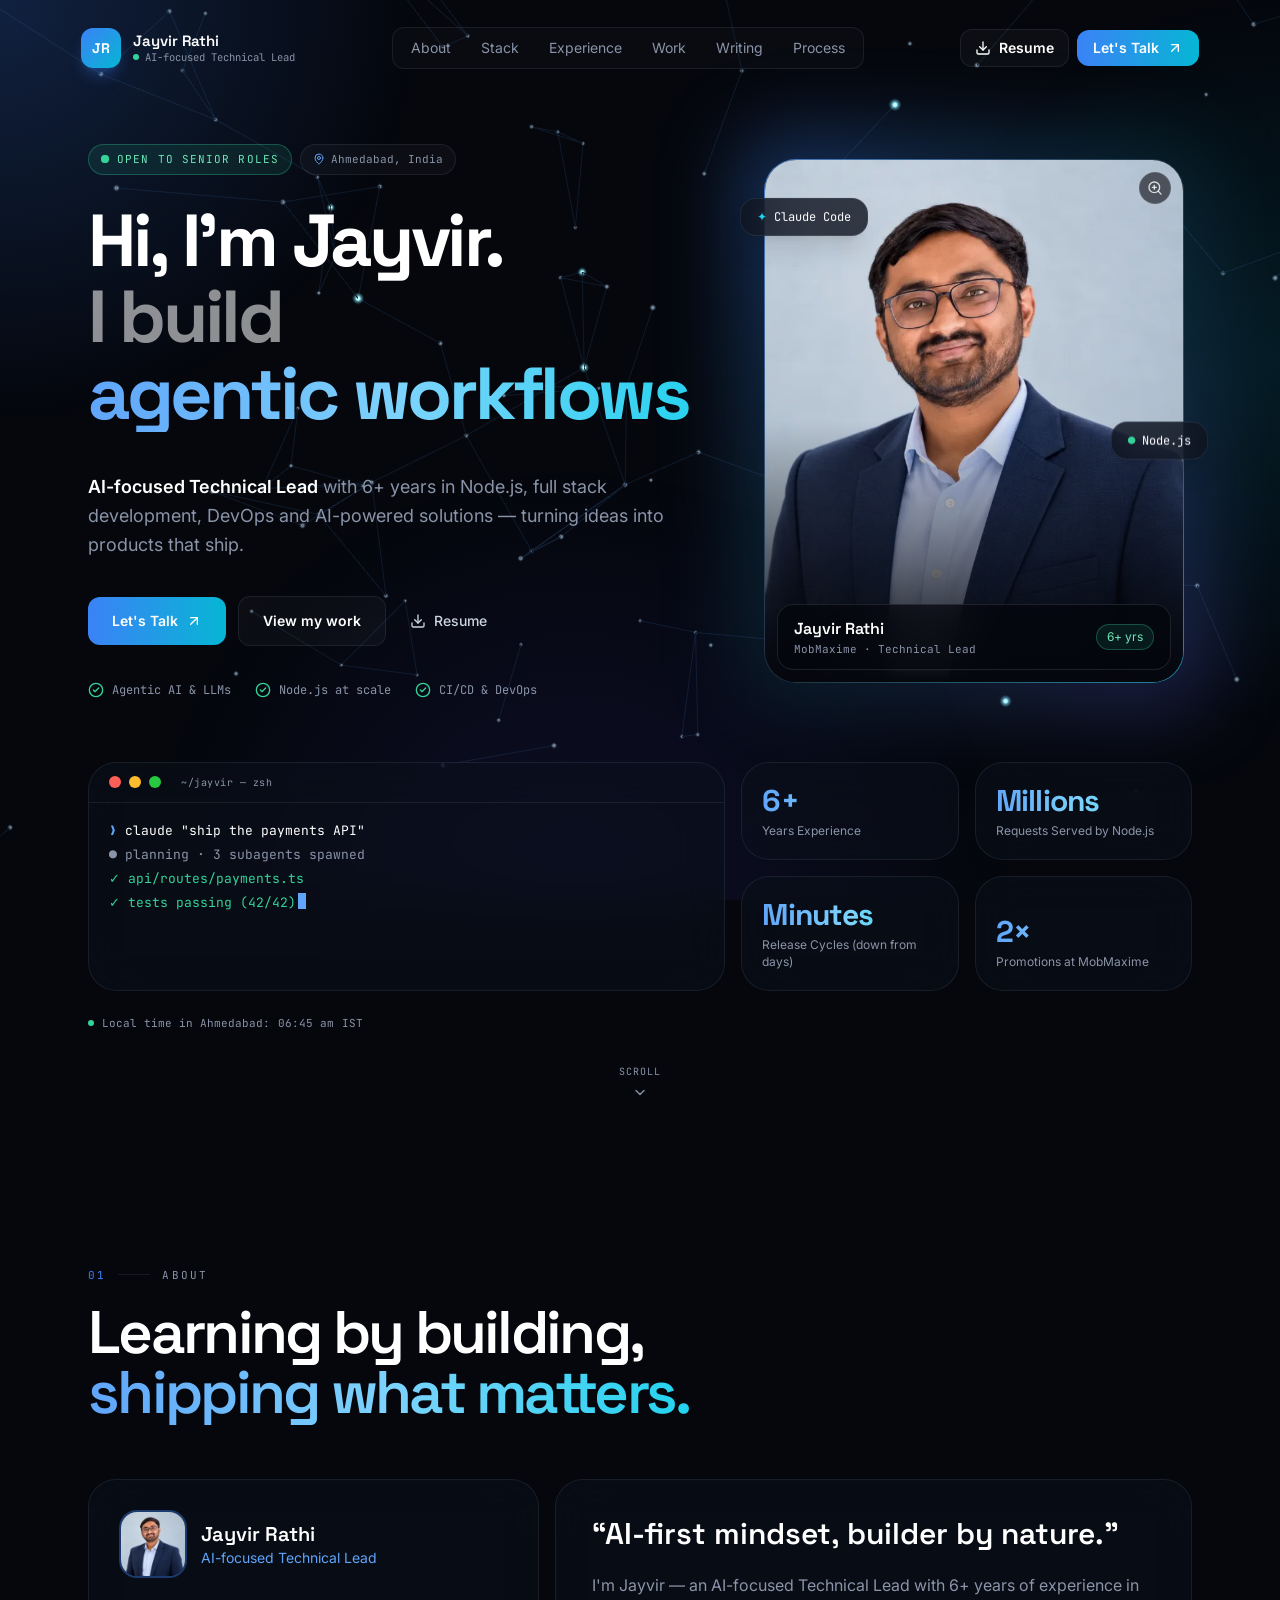
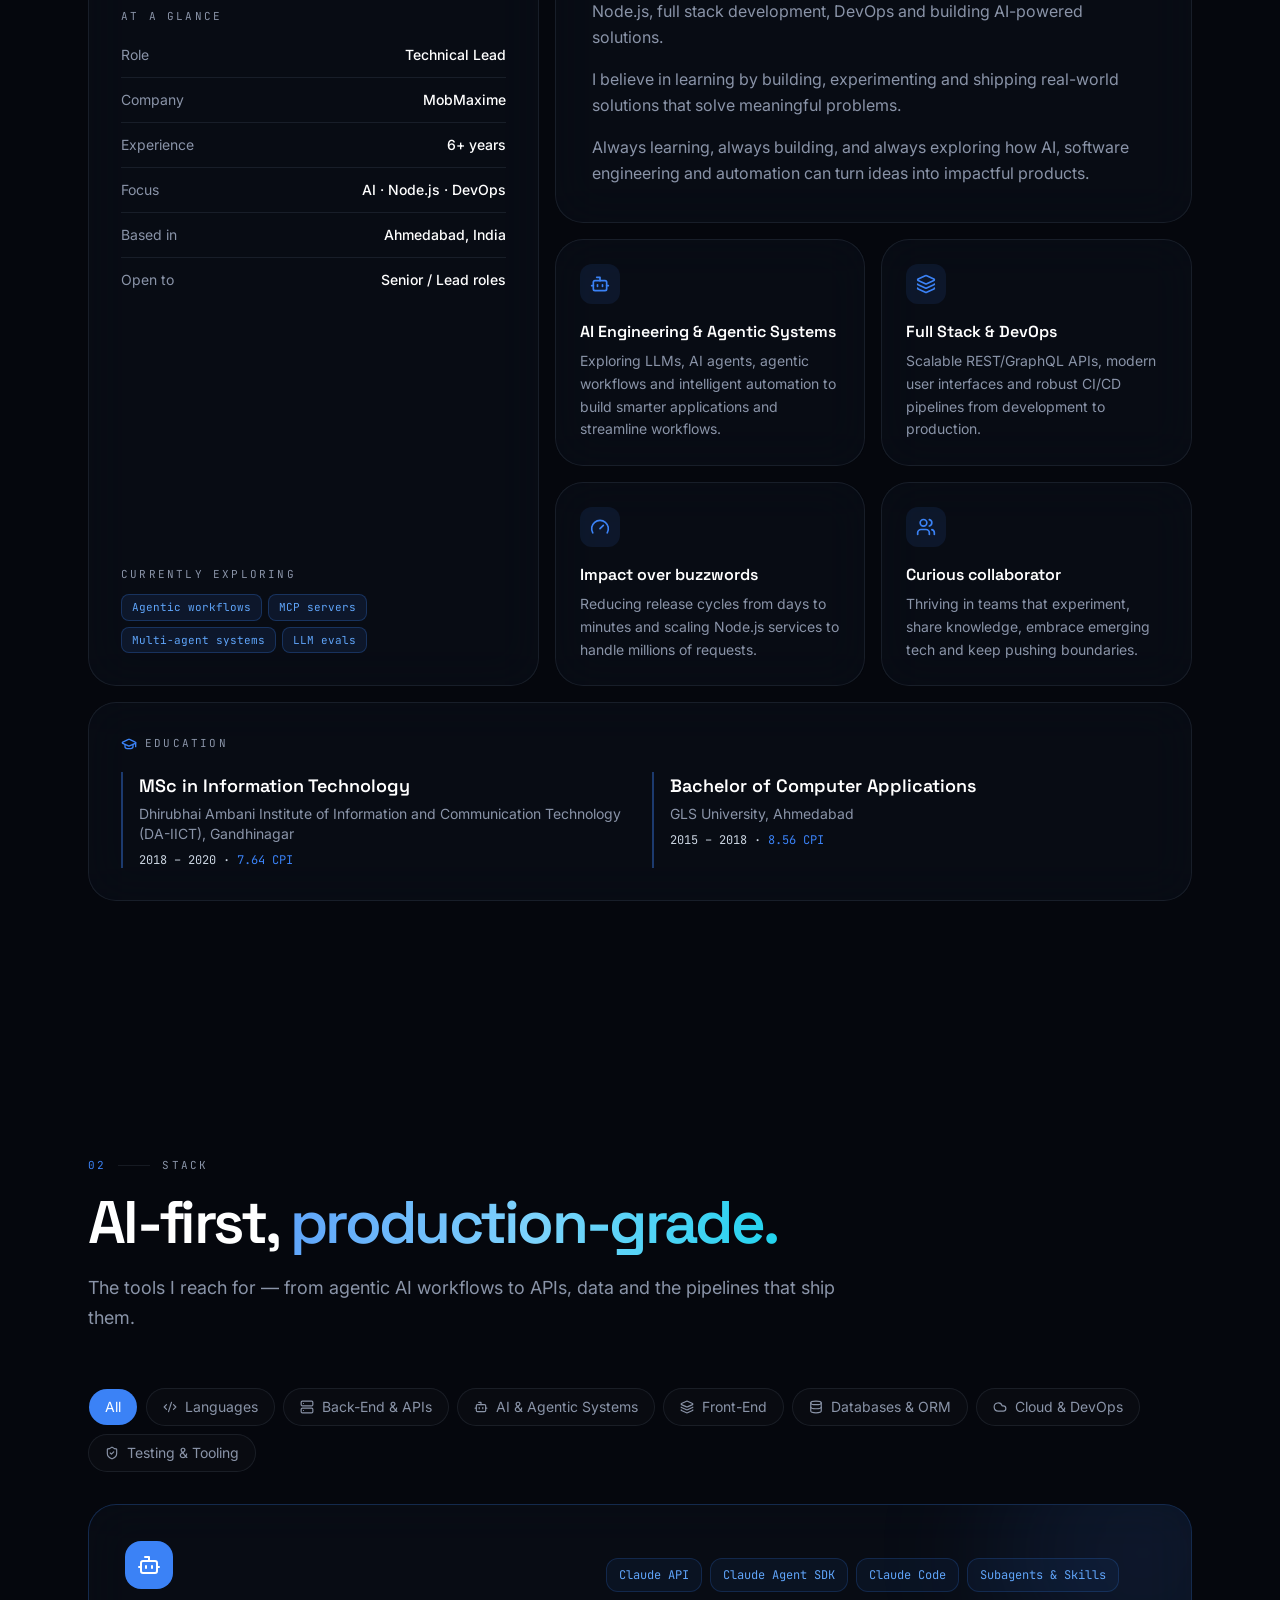
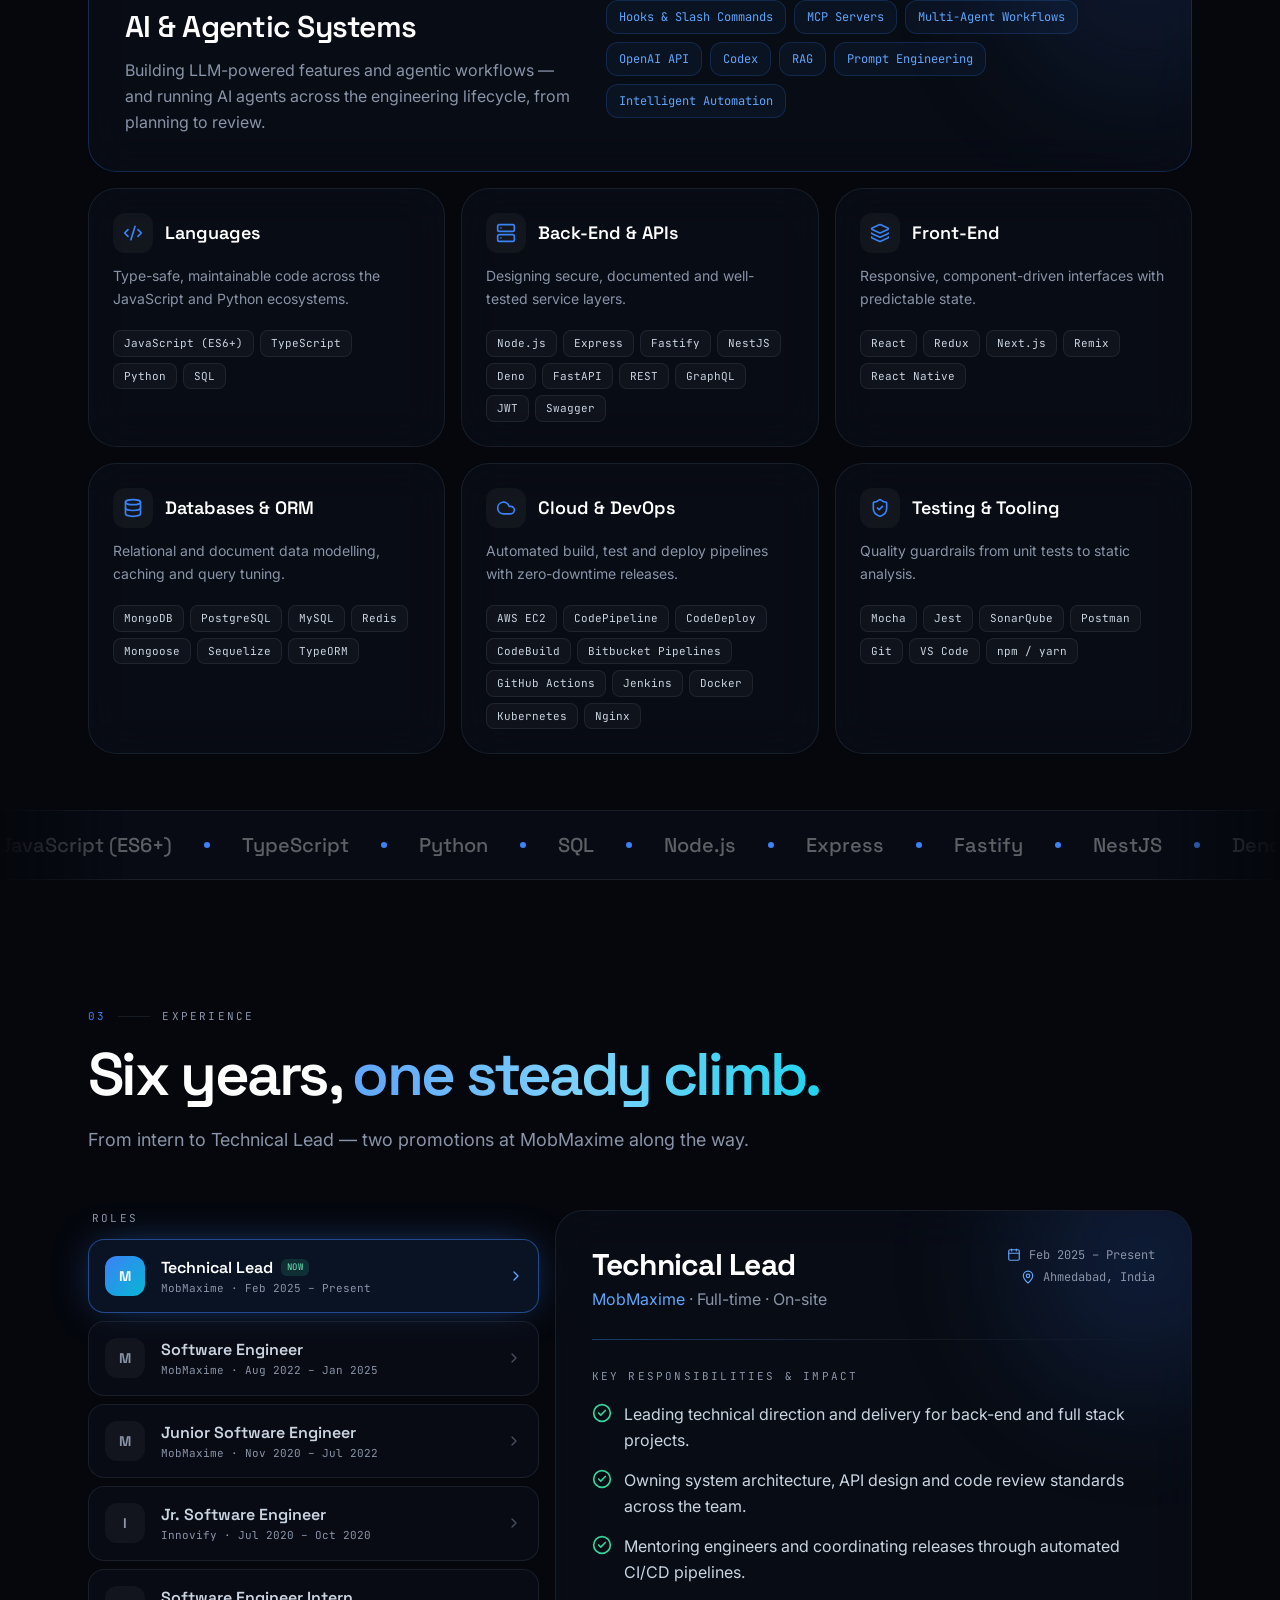
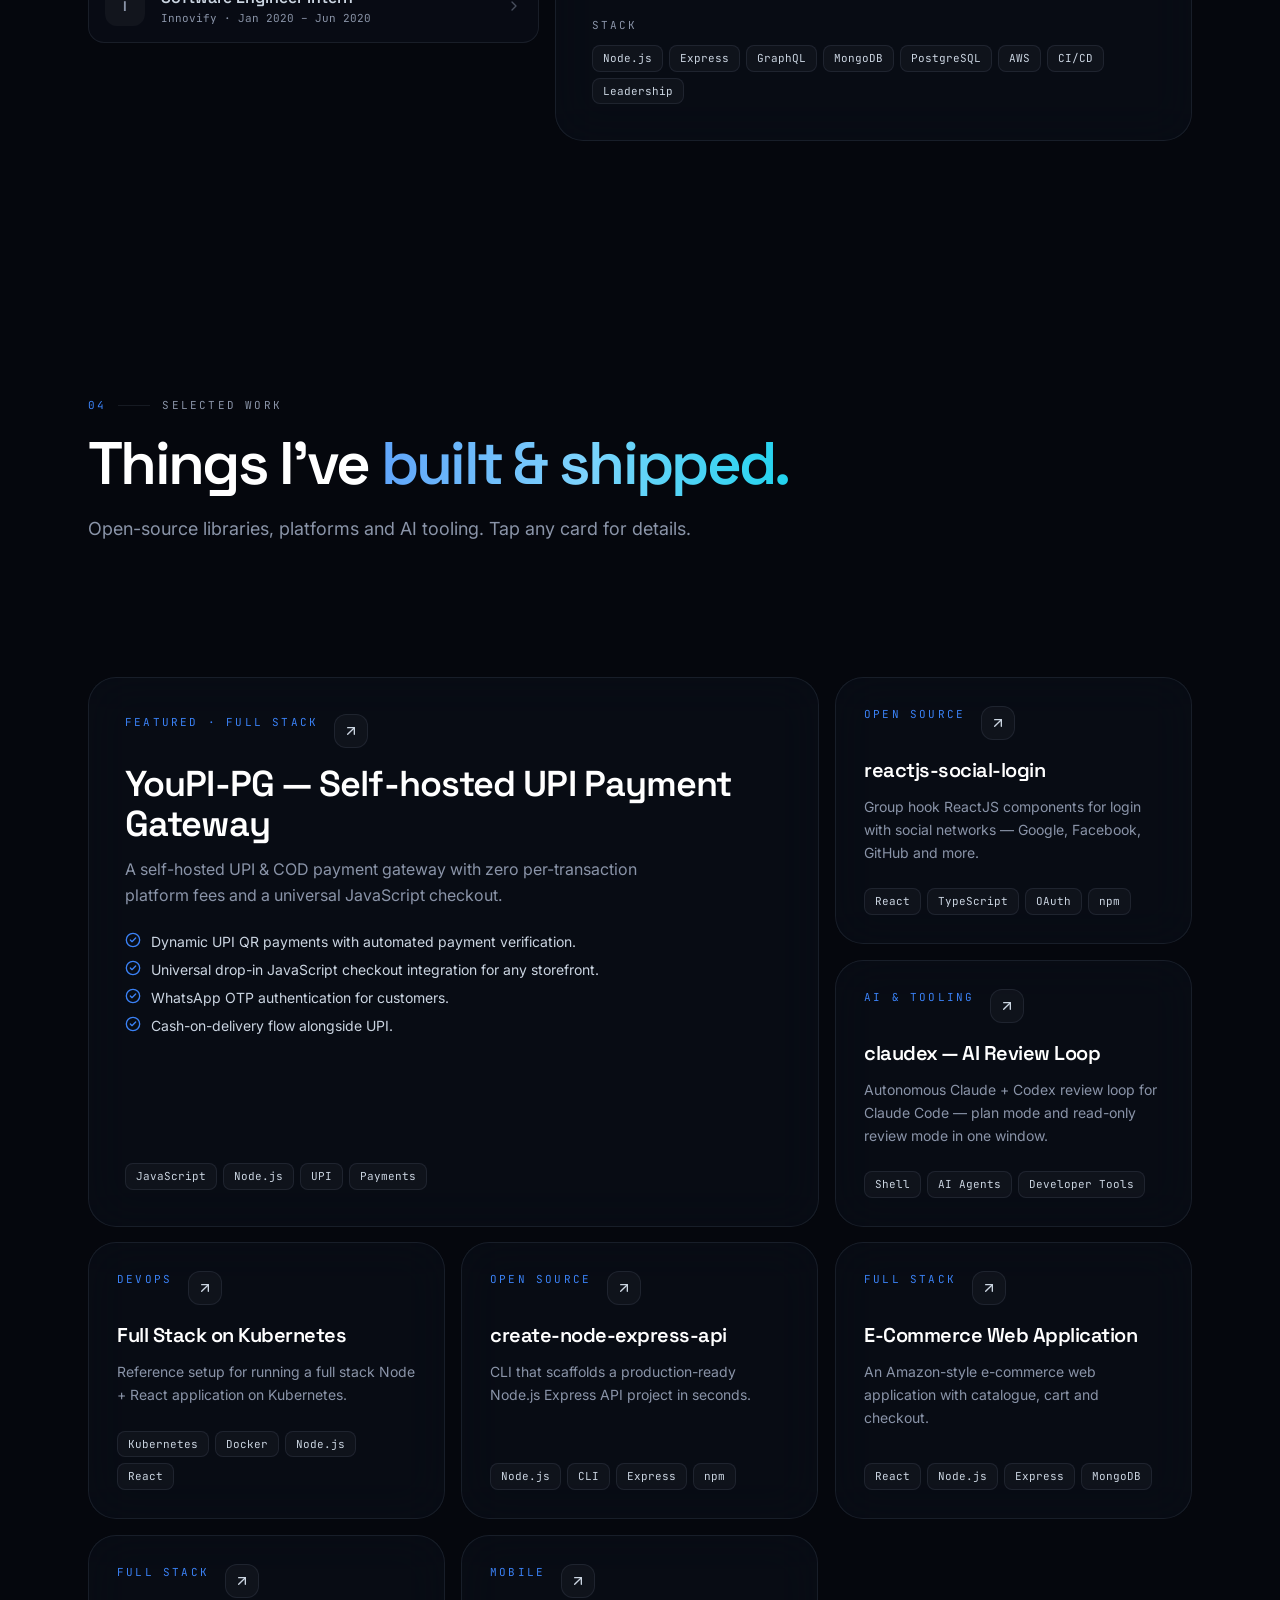
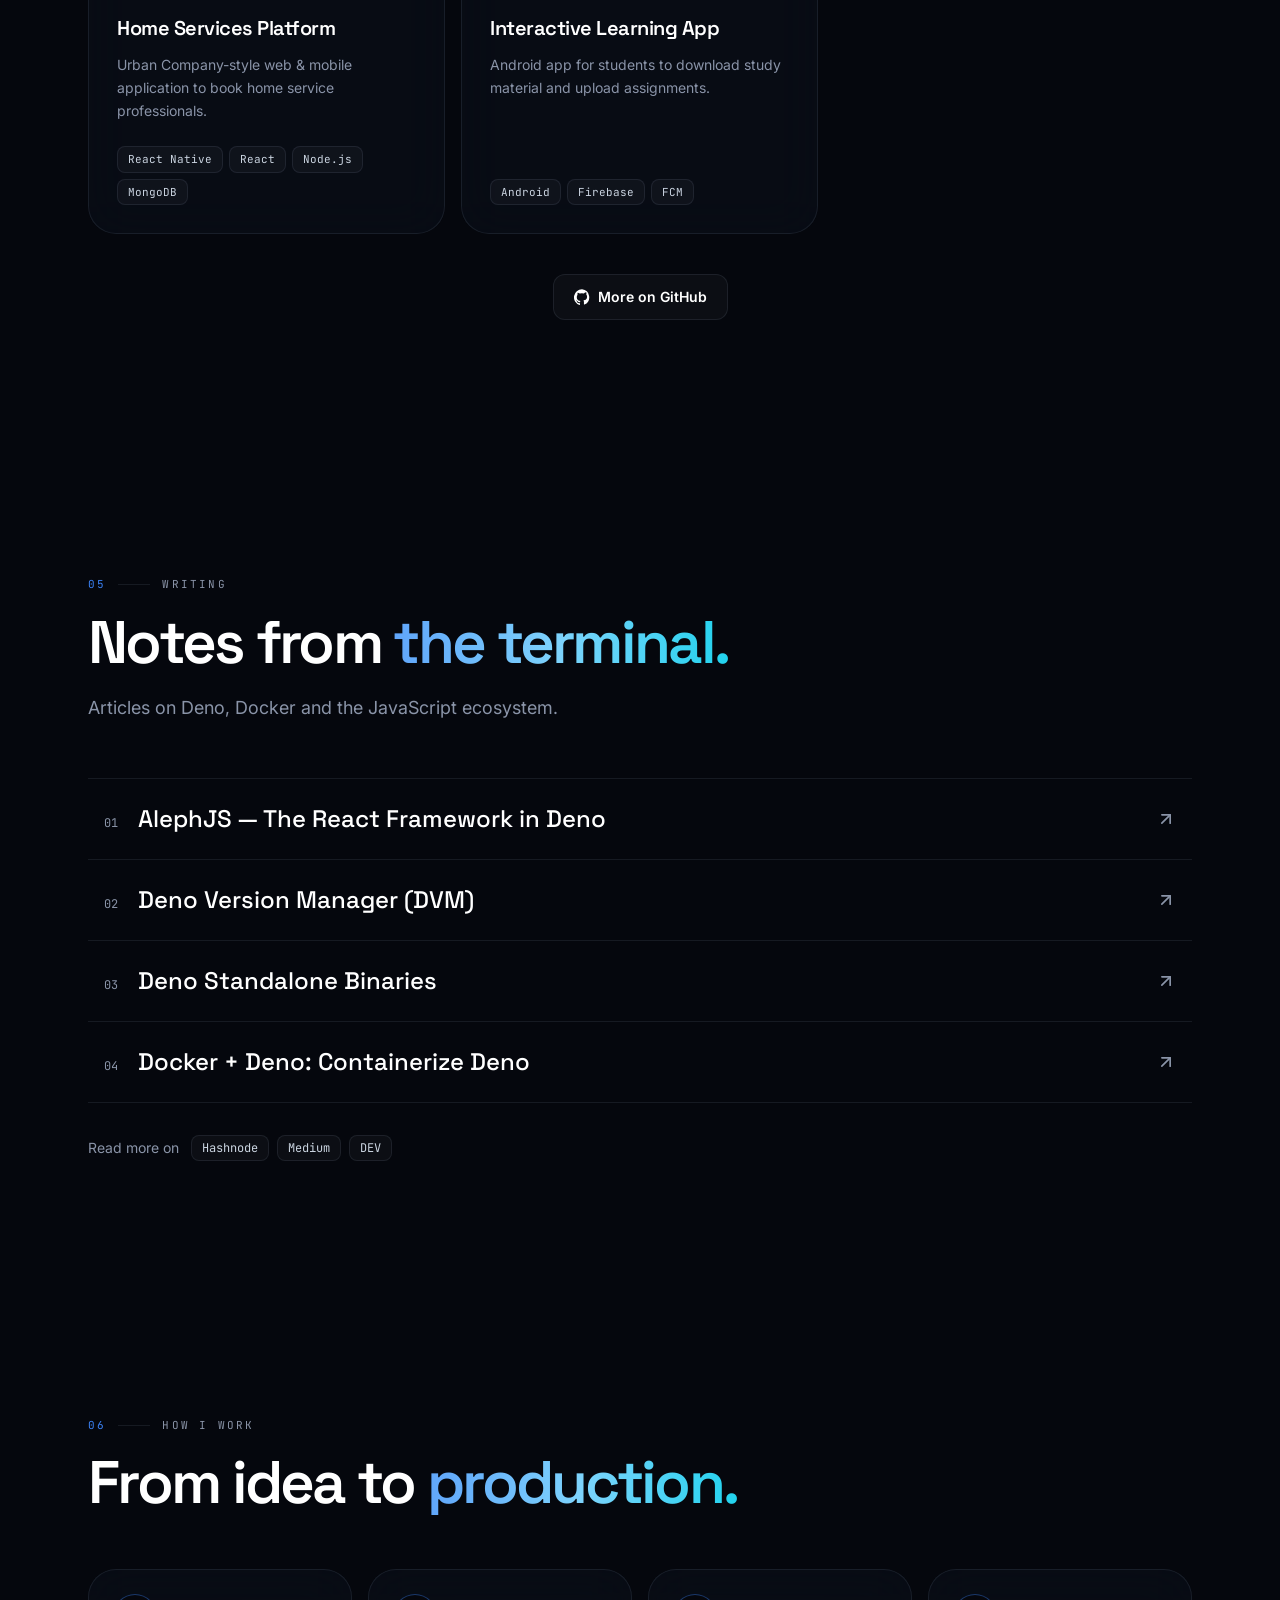
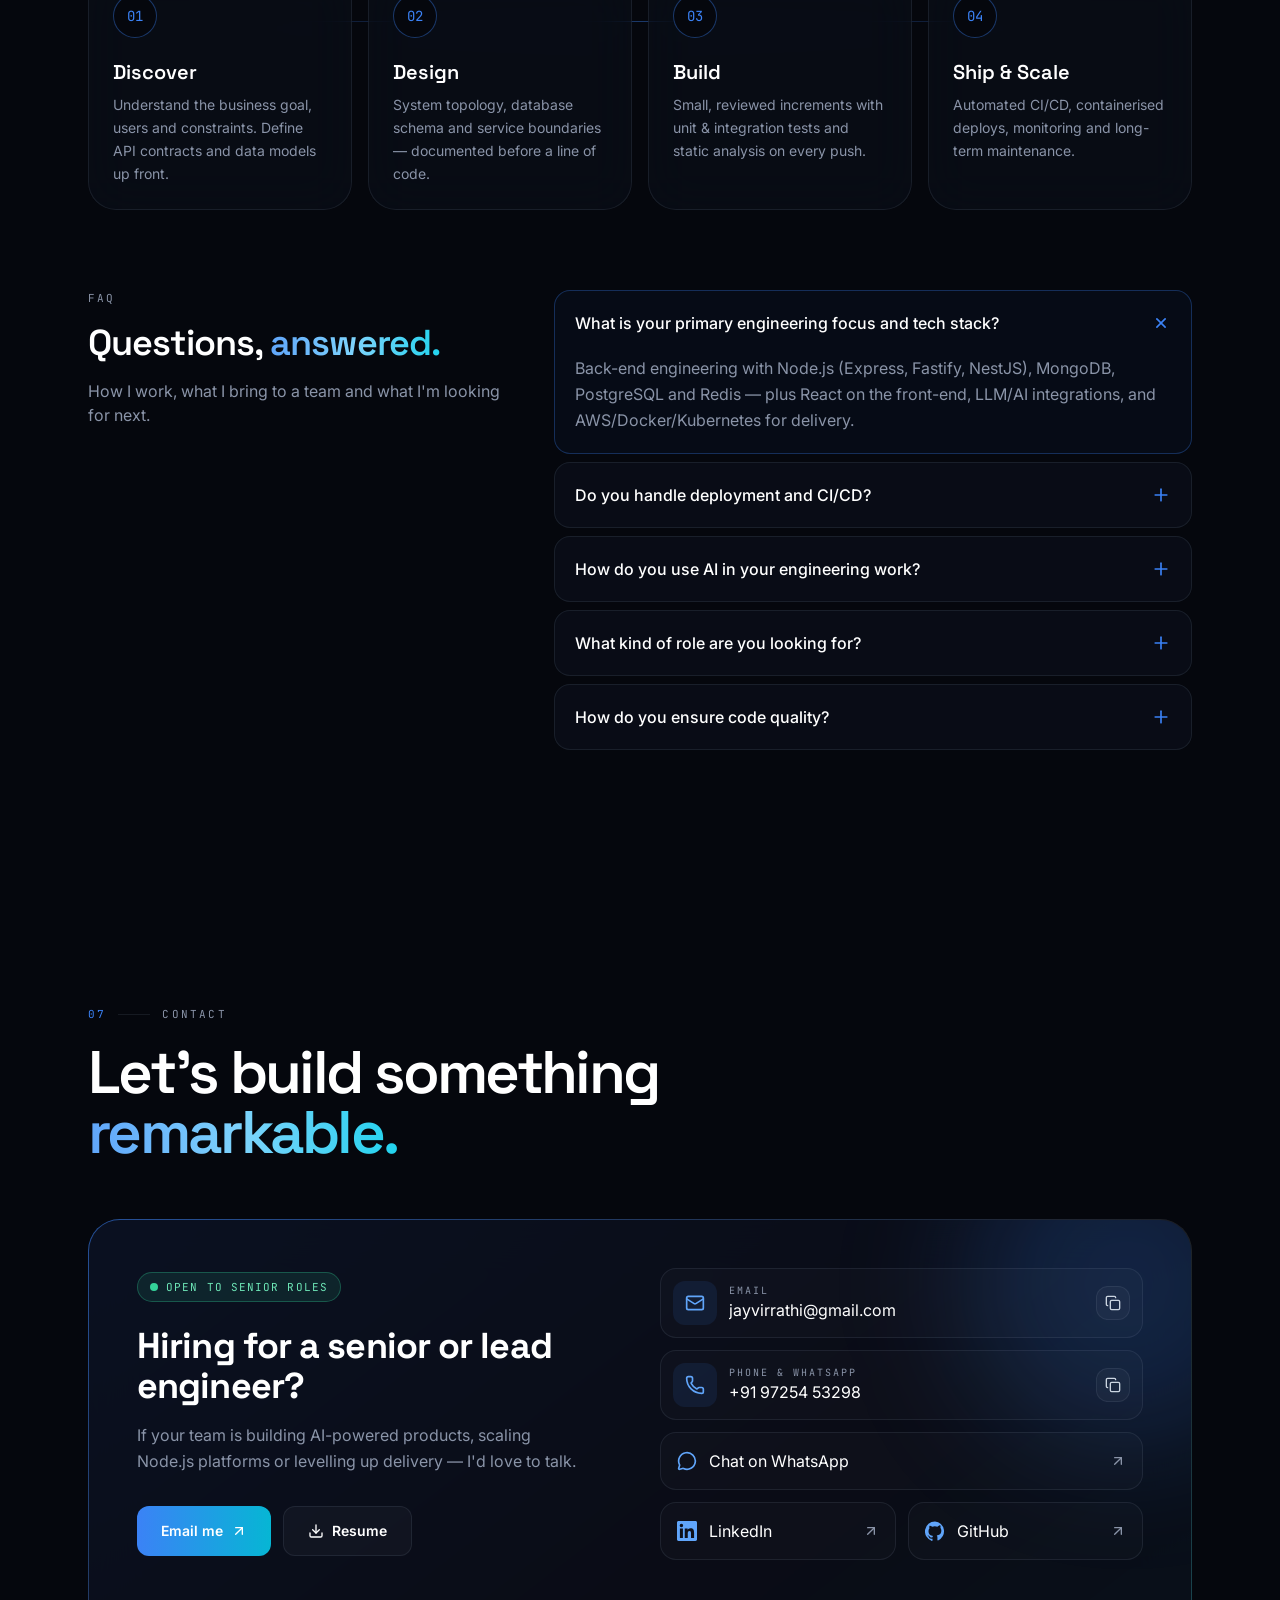
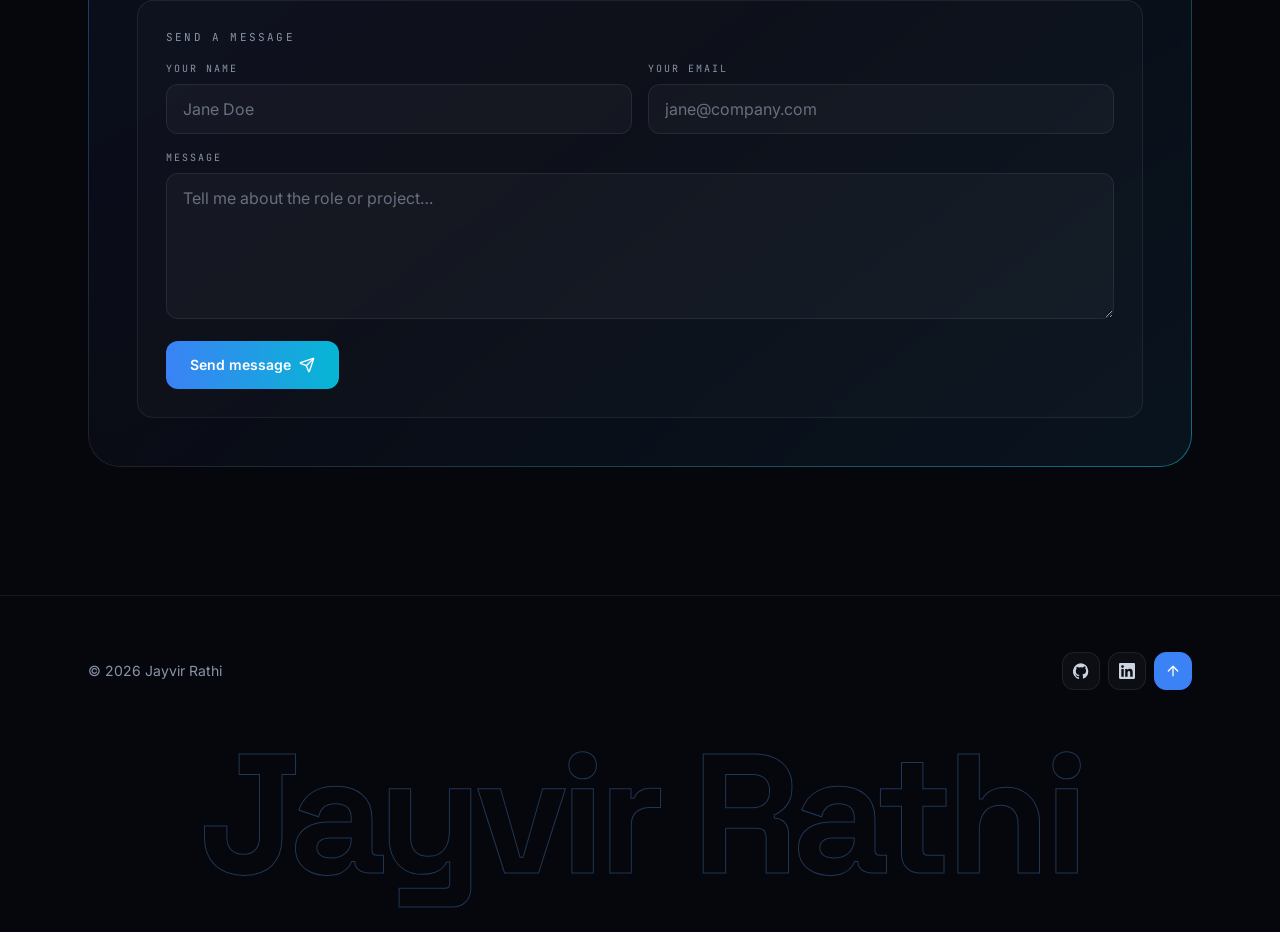
<file: index.html>
<!doctype html>
<html lang="en" class="scroll-smooth">
  <head>
    <meta charset="UTF-8" />
    <link rel="icon" type="image/svg+xml" href="/favicon.svg" />
    <meta name="viewport" content="width=device-width, initial-scale=1.0" />
    <title>Jayvir Rathi — AI-focused Technical Lead</title>
    <meta name="description" content="Portfolio of Jayvir Rathi, an AI-focused Technical Lead with 6+ years in Node.js, full stack development, DevOps and AI-powered solutions." />
    <meta name="author" content="Jayvir Rathi" />
    <meta property="og:type" content="website" />
    <meta property="og:title" content="Jayvir Rathi — AI-focused Technical Lead" />
    <meta property="og:description" content="AI • Node.js • Full Stack • DevOps — 6+ years building scalable APIs, AI agents and cloud pipelines." />
    <meta name="keywords" content="Jayvir Rathi, AI engineer, Technical Lead, Node.js, full stack developer, DevOps, agentic AI, React, Ahmedabad" />
    <link rel="canonical" href="https://jayvirrathi.github.io/" />
    <meta property="og:url" content="https://jayvirrathi.github.io/" />
    <meta property="og:site_name" content="Jayvir Rathi" />
    <meta property="og:image" content="https://jayvirrathi.github.io/profile.jpg" />
    <meta name="twitter:card" content="summary_large_image" />
    <meta name="twitter:title" content="Jayvir Rathi — AI-focused Technical Lead" />
    <meta name="twitter:description" content="AI • Node.js • Full Stack • DevOps — 6+ years building scalable APIs, AI agents and cloud pipelines." />
    <meta name="twitter:image" content="https://jayvirrathi.github.io/profile.jpg" />
    <script type="application/ld+json">
      {
        "@context": "https://schema.org",
        "@type": "Person",
        "name": "Jayvir Rathi",
        "jobTitle": "AI-focused Technical Lead",
        "url": "https://jayvirrathi.github.io/",
        "email": "mailto:jayvirrathi@gmail.com",
        "image": "https://jayvirrathi.github.io/profile.jpg",
        "address": { "@type": "PostalAddress", "addressLocality": "Ahmedabad", "addressRegion": "Gujarat", "addressCountry": "IN" },
        "sameAs": [
          "https://github.com/Jayvirrathi",
          "https://www.linkedin.com/in/jayvirrathi",
          "https://jayvirrathi.hashnode.dev/",
          "https://medium.com/@jayvirrathi",
          "https://dev.to/jayvirrathi/"
        ]
      }
    </script>
    <meta name="theme-color" content="#05070d" />
    <link rel="preload" as="image" href="/profile.webp" type="image/webp" fetchpriority="high" />
    <link rel="preconnect" href="https://fonts.googleapis.com" />
    <link rel="preconnect" href="https://fonts.gstatic.com" crossorigin />
    <link rel="preload" as="style" href="https://fonts.googleapis.com/css2?family=Space+Grotesk:wght@500;600;700&family=Inter:wght@400;500;600&family=JetBrains+Mono:wght@400&display=swap" onload="this.onload=null;this.rel='stylesheet'" />
    <noscript><link rel="stylesheet" href="https://fonts.googleapis.com/css2?family=Space+Grotesk:wght@500;600;700&family=Inter:wght@400;500;600&family=JetBrains+Mono:wght@400&display=swap" /></noscript>
    <script type="module" crossorigin src="/assets/index-D_m5p3Al.js"></script>
    <link rel="stylesheet" crossorigin href="/assets/index-CvfW1bta.css">
  </head>
  <body class="bg-ink font-sans text-soft antialiased selection:bg-brand selection:text-white">
    <div id="root"></div>
  </body>
</html>
</file>
<file: assets/index-CvfW1bta.css>
*,:before,:after,::backdrop{--tw-border-spacing-x:0;--tw-border-spacing-y:0;--tw-translate-x:0;--tw-translate-y:0;--tw-rotate:0;--tw-skew-x:0;--tw-skew-y:0;--tw-scale-x:1;--tw-scale-y:1;--tw-pan-x: ;--tw-pan-y: ;--tw-pinch-zoom: ;--tw-scroll-snap-strictness:proximity;--tw-gradient-from-position: ;--tw-gradient-via-position: ;--tw-gradient-to-position: ;--tw-ordinal: ;--tw-slashed-zero: ;--tw-numeric-figure: ;--tw-numeric-spacing: ;--tw-numeric-fraction: ;--tw-ring-inset: ;--tw-ring-offset-width:0px;--tw-ring-offset-color:#fff;--tw-ring-color:#3b82f680;--tw-ring-offset-shadow:0 0 #0000;--tw-ring-shadow:0 0 #0000;--tw-shadow:0 0 #0000;--tw-shadow-colored:0 0 #0000;--tw-blur: ;--tw-brightness: ;--tw-contrast: ;--tw-grayscale: ;--tw-hue-rotate: ;--tw-invert: ;--tw-saturate: ;--tw-sepia: ;--tw-drop-shadow: ;--tw-backdrop-blur: ;--tw-backdrop-brightness: ;--tw-backdrop-contrast: ;--tw-backdrop-grayscale: ;--tw-backdrop-hue-rotate: ;--tw-backdrop-invert: ;--tw-backdrop-opacity: ;--tw-backdrop-saturate: ;--tw-backdrop-sepia: ;--tw-contain-size: ;--tw-contain-layout: ;--tw-contain-paint: ;--tw-contain-style: }*,:before,:after{box-sizing:border-box;border:0 solid #e5e7eb}:before,:after{--tw-content:""}html,:host{-webkit-text-size-adjust:100%;tab-size:4;font-feature-settings:normal;font-variation-settings:normal;-webkit-tap-highlight-color:transparent;font-family:Inter,system-ui,sans-serif;line-height:1.5}body{line-height:inherit;margin:0}hr{height:0;color:inherit;border-top-width:1px}abbr:where([title]){-webkit-text-decoration:underline dotted;text-decoration:underline dotted}h1,h2,h3,h4,h5,h6{font-size:inherit;font-weight:inherit}a{color:inherit;-webkit-text-decoration:inherit;text-decoration:inherit}b,strong{font-weight:bolder}code,kbd,samp,pre{font-feature-settings:normal;font-variation-settings:normal;font-family:JetBrains Mono,monospace;font-size:1em}small{font-size:80%}sub,sup{vertical-align:baseline;font-size:75%;line-height:0;position:relative}sub{bottom:-.25em}sup{top:-.5em}table{text-indent:0;border-color:inherit;border-collapse:collapse}button,input,optgroup,select,textarea{font-feature-settings:inherit;font-variation-settings:inherit;font-family:inherit;font-size:100%;font-weight:inherit;line-height:inherit;letter-spacing:inherit;color:inherit;margin:0;padding:0}button,select{text-transform:none}button,input:where([type=button]),input:where([type=reset]),input:where([type=submit]){-webkit-appearance:button;background-color:#0000;background-image:none}:-moz-focusring{outline:auto}:-moz-ui-invalid{box-shadow:none}progress{vertical-align:baseline}::-webkit-inner-spin-button{height:auto}::-webkit-outer-spin-button{height:auto}[type=search]{-webkit-appearance:textfield;outline-offset:-2px}::-webkit-search-decoration{-webkit-appearance:none}::-webkit-file-upload-button{-webkit-appearance:button;font:inherit}summary{display:list-item}blockquote,dl,dd,h1,h2,h3,h4,h5,h6,hr,figure,p,pre{margin:0}fieldset{margin:0;padding:0}legend{padding:0}ol,ul,menu{margin:0;padding:0;list-style:none}dialog{padding:0}textarea{resize:vertical}input::-moz-placeholder{opacity:1;color:#9ca3af}textarea::-moz-placeholder{opacity:1;color:#9ca3af}input::placeholder,textarea::placeholder{opacity:1;color:#9ca3af}button,[role=button]{cursor:pointer}:disabled{cursor:default}img,svg,video,canvas,audio,iframe,embed,object{vertical-align:middle;display:block}img,video{max-width:100%;height:auto}[hidden]:where(:not([hidden=until-found])){display:none}.card{background-color:#0c111dcc;border-width:1px;border-color:#94a3b81f;border-radius:28px;position:relative;overflow:hidden}@media (width>=768px){.card{--tw-backdrop-blur:blur(24px);-webkit-backdrop-filter:var(--tw-backdrop-blur) var(--tw-backdrop-brightness) var(--tw-backdrop-contrast) var(--tw-backdrop-grayscale) var(--tw-backdrop-hue-rotate) var(--tw-backdrop-invert) var(--tw-backdrop-opacity) var(--tw-backdrop-saturate) var(--tw-backdrop-sepia);backdrop-filter:var(--tw-backdrop-blur) var(--tw-backdrop-brightness) var(--tw-backdrop-contrast) var(--tw-backdrop-grayscale) var(--tw-backdrop-hue-rotate) var(--tw-backdrop-invert) var(--tw-backdrop-opacity) var(--tw-backdrop-saturate) var(--tw-backdrop-sepia);background-color:#0c111d8c}}.card{background-image:radial-gradient(420px circle at var(--x,-999px) var(--y,-999px), #3b82f617, transparent 60%)}.card:after{content:"";border-radius:inherit;pointer-events:none;background:radial-gradient(300px circle at var(--x,-999px) var(--y,-999px), #3b82f68c, transparent 60%);-webkit-mask-composite:xor;padding:1px;position:absolute;inset:0;-webkit-mask-image:linear-gradient(#000 0 0),linear-gradient(#000 0 0);-webkit-mask-position:0 0,0 0;-webkit-mask-size:auto,auto;-webkit-mask-repeat:repeat,repeat;-webkit-mask-clip:content-box,border-box;-webkit-mask-origin:content-box,border-box;-webkit-mask-composite:xor;mask-composite:exclude;-webkit-mask-source-type:auto,auto;mask-mode:match-source,match-source}.section{width:100%;max-width:72rem;margin-left:auto;margin-right:auto;padding:5rem 1rem;position:relative}@media (width>=640px){.section{padding:6rem 1.5rem}}@media (width>=768px){.section{padding-top:8rem;padding-bottom:8rem}}.label{text-transform:uppercase;letter-spacing:.2em;--tw-text-opacity:1;color:rgb(138 148 168/var(--tw-text-opacity,1));font-family:JetBrains Mono,monospace;font-size:11px}.heading{letter-spacing:-.045em;--tw-text-opacity:1;color:rgb(255 255 255/var(--tw-text-opacity,1));font-family:Space Grotesk,Inter,sans-serif;font-size:2.25rem;font-weight:600;line-height:2.5rem}@media (width>=640px){.heading{font-size:3rem;line-height:1}}@media (width>=768px){.heading{font-size:3.75rem;line-height:1}}.gradient-text{background-image:linear-gradient(to right, var(--tw-gradient-stops));--tw-gradient-from:#60a5fa var(--tw-gradient-from-position);--tw-gradient-to:#22d3ee var(--tw-gradient-to-position);--tw-gradient-stops:var(--tw-gradient-from), #7dd3fc var(--tw-gradient-via-position), var(--tw-gradient-to);color:#0000;-webkit-background-clip:text;background-clip:text}.tag{--tw-text-opacity:1;color:rgb(203 213 225/var(--tw-text-opacity,1));background-color:#ffffff08;border-width:1px;border-color:#94a3b81f;border-radius:.5rem;padding:.25rem .625rem;font-family:JetBrains Mono,monospace;font-size:11px}.btn-primary{background-image:linear-gradient(to right, var(--tw-gradient-stops));--tw-gradient-from:#3b82f6 var(--tw-gradient-from-position);--tw-gradient-to:#06b6d4 var(--tw-gradient-to-position);--tw-gradient-stops:var(--tw-gradient-from), var(--tw-gradient-to);--tw-text-opacity:1;color:rgb(255 255 255/var(--tw-text-opacity,1));border-radius:.75rem;align-items:center;gap:.5rem;padding:.75rem 1.25rem;font-size:.875rem;font-weight:600;line-height:1.25rem;transition-property:color,background-color,border-color,text-decoration-color,fill,stroke,opacity,box-shadow,transform,filter,-webkit-backdrop-filter,backdrop-filter;transition-duration:.3s;transition-timing-function:cubic-bezier(.4,0,.2,1);display:inline-flex}.btn-primary:hover{--tw-translate-y:-.125rem;transform:translate(var(--tw-translate-x), var(--tw-translate-y)) rotate(var(--tw-rotate)) skewX(var(--tw-skew-x)) skewY(var(--tw-skew-y)) scaleX(var(--tw-scale-x)) scaleY(var(--tw-scale-y));--tw-shadow:0 10px 40px -10px #3b82f6b3;--tw-shadow-colored:0 10px 40px -10px var(--tw-shadow-color);box-shadow:var(--tw-ring-offset-shadow,0 0 #0000), var(--tw-ring-shadow,0 0 #0000), var(--tw-shadow)}.btn-outline{--tw-text-opacity:1;color:rgb(255 255 255/var(--tw-text-opacity,1));background-color:#ffffff08;border-width:1px;border-color:#94a3b81f;border-radius:.75rem;align-items:center;gap:.5rem;padding:.75rem 1.25rem;font-size:.875rem;font-weight:600;line-height:1.25rem;transition-property:color,background-color,border-color,text-decoration-color,fill,stroke,opacity,box-shadow,transform,filter,-webkit-backdrop-filter,backdrop-filter;transition-duration:.3s;transition-timing-function:cubic-bezier(.4,0,.2,1);display:inline-flex}.btn-outline:hover{--tw-text-opacity:1;color:rgb(59 130 246/var(--tw-text-opacity,1));border-color:#3b82f680}.icon-btn{--tw-text-opacity:1;color:rgb(203 213 225/var(--tw-text-opacity,1));background-color:#ffffff08;border-width:1px;border-color:#94a3b81f;border-radius:.75rem;justify-content:center;align-items:center;padding:.625rem;transition-property:color,background-color,border-color,text-decoration-color,fill,stroke,opacity,box-shadow,transform,filter,-webkit-backdrop-filter,backdrop-filter;transition-duration:.15s;transition-timing-function:cubic-bezier(.4,0,.2,1);display:inline-flex}.icon-btn:hover{--tw-text-opacity:1;color:rgb(59 130 246/var(--tw-text-opacity,1));border-color:#3b82f680}.sr-only{clip:rect(0, 0, 0, 0);white-space:nowrap;border-width:0;width:1px;height:1px;margin:-1px;padding:0;position:absolute;overflow:hidden}.pointer-events-none{pointer-events:none}.visible{visibility:visible}.static{position:static}.fixed{position:fixed}.absolute{position:absolute}.relative{position:relative}.-inset-6{inset:-1.5rem}.inset-0{inset:0}.inset-x-0{left:0;right:0}.inset-x-3{left:.75rem;right:.75rem}.-left-2{left:-.5rem}.-right-2{right:-.5rem}.-right-20{right:-5rem}.-right-24{right:-6rem}.-top-20{top:-5rem}.-top-24{top:-6rem}.bottom-3{bottom:.75rem}.bottom-5{bottom:1.25rem}.left-0{left:0}.right-0{right:0}.right-3{right:.75rem}.right-4{right:1rem}.right-5{right:1.25rem}.top-0{top:0}.top-1\/2{top:50%}.top-10{top:2.5rem}.top-3{top:.75rem}.top-4{top:1rem}.top-\[52px\]{top:52px}.isolate{isolation:isolate}.-z-10{z-index:-10}.-z-20{z-index:-20}.z-10{z-index:10}.z-40{z-index:40}.z-50{z-index:50}.z-\[70\]{z-index:70}.z-\[80\]{z-index:80}.-mx-4{margin-left:-1rem;margin-right:-1rem}.mx-auto{margin-left:auto;margin-right:auto}.my-7{margin-top:1.75rem;margin-bottom:1.75rem}.mb-10{margin-bottom:2.5rem}.mb-2{margin-bottom:.5rem}.mb-3{margin-bottom:.75rem}.mb-4{margin-bottom:1rem}.mb-5{margin-bottom:1.25rem}.mb-8{margin-bottom:2rem}.ml-0\.5{margin-left:.125rem}.ml-3{margin-left:.75rem}.mr-1{margin-right:.25rem}.mt-0\.5{margin-top:.125rem}.mt-1{margin-top:.25rem}.mt-1\.5{margin-top:.375rem}.mt-10{margin-top:2.5rem}.mt-16{margin-top:4rem}.mt-2{margin-top:.5rem}.mt-20{margin-top:5rem}.mt-3{margin-top:.75rem}.mt-4{margin-top:1rem}.mt-5{margin-top:1.25rem}.mt-6{margin-top:1.5rem}.mt-7{margin-top:1.75rem}.mt-8{margin-top:2rem}.mt-9{margin-top:2.25rem}.mt-auto{margin-top:auto}.block{display:block}.inline-block{display:inline-block}.flex{display:flex}.inline-flex{display:inline-flex}.grid{display:grid}.hidden{display:none}.aspect-\[4\/5\]{aspect-ratio:4/5}.h-1\.5{height:.375rem}.h-10{height:2.5rem}.h-11{height:2.75rem}.h-12{height:3rem}.h-14{height:3.5rem}.h-16{height:4rem}.h-2{height:.5rem}.h-3{height:.75rem}.h-3\.5{height:.875rem}.h-4{height:1rem}.h-5{height:1.25rem}.h-6{height:1.5rem}.h-64{height:16rem}.h-7{height:1.75rem}.h-72{height:18rem}.h-8{height:2rem}.h-80{height:20rem}.h-\[1\.2em\]{height:1.2em}.h-\[178px\]{height:178px}.h-full{height:100%}.h-px{height:1px}.max-h-\[85vh\]{max-height:85vh}.max-h-\[88vh\]{max-height:88vh}.min-h-screen{min-height:100vh}.w-1\.5{width:.375rem}.w-10{width:2.5rem}.w-11{width:2.75rem}.w-12{width:3rem}.w-14{width:3.5rem}.w-16{width:4rem}.w-2{width:.5rem}.w-3{width:.75rem}.w-3\.5{width:.875rem}.w-4{width:1rem}.w-5{width:1.25rem}.w-6{width:1.5rem}.w-64{width:16rem}.w-7{width:1.75rem}.w-72{width:18rem}.w-8{width:2rem}.w-80{width:20rem}.w-\[78\%\]{width:78%}.w-full{width:100%}.w-max{width:max-content}.min-w-0{min-width:0}.max-w-2xl{max-width:42rem}.max-w-3xl{max-width:48rem}.max-w-6xl{max-width:72rem}.max-w-\[300px\]{max-width:300px}.max-w-\[340px\]{max-width:340px}.max-w-\[92vw\]{max-width:92vw}.max-w-md{max-width:28rem}.max-w-xl{max-width:36rem}.flex-1{flex:1}.shrink-0{flex-shrink:0}.translate-x-0\.5{--tw-translate-x:.125rem;transform:translate(var(--tw-translate-x), var(--tw-translate-y)) rotate(var(--tw-rotate)) skewX(var(--tw-skew-x)) skewY(var(--tw-skew-y)) scaleX(var(--tw-scale-x)) scaleY(var(--tw-scale-y))}.translate-y-0\.5{--tw-translate-y:.125rem;transform:translate(var(--tw-translate-x), var(--tw-translate-y)) rotate(var(--tw-rotate)) skewX(var(--tw-skew-x)) skewY(var(--tw-skew-y)) scaleX(var(--tw-scale-x)) scaleY(var(--tw-scale-y))}.-rotate-90{--tw-rotate:-90deg;transform:translate(var(--tw-translate-x), var(--tw-translate-y)) rotate(var(--tw-rotate)) skewX(var(--tw-skew-x)) skewY(var(--tw-skew-y)) scaleX(var(--tw-scale-x)) scaleY(var(--tw-scale-y))}.rotate-45{--tw-rotate:45deg;transform:translate(var(--tw-translate-x), var(--tw-translate-y)) rotate(var(--tw-rotate)) skewX(var(--tw-skew-x)) skewY(var(--tw-skew-y)) scaleX(var(--tw-scale-x)) scaleY(var(--tw-scale-y))}.transform{transform:translate(var(--tw-translate-x), var(--tw-translate-y)) rotate(var(--tw-rotate)) skewX(var(--tw-skew-x)) skewY(var(--tw-skew-y)) scaleX(var(--tw-scale-x)) scaleY(var(--tw-scale-y))}@keyframes ping{75%,to{opacity:0;transform:scale(2)}}.animate-ping{animation:1s cubic-bezier(0,0,.2,1) infinite ping}.cursor-zoom-in{cursor:zoom-in}.select-none{-webkit-user-select:none;user-select:none}.resize-y{resize:vertical}.snap-x{scroll-snap-type:x var(--tw-scroll-snap-strictness)}.snap-mandatory{--tw-scroll-snap-strictness:mandatory}.snap-start{scroll-snap-align:start}.grid-cols-2{grid-template-columns:repeat(2,minmax(0,1fr))}.flex-col{flex-direction:column}.flex-wrap{flex-wrap:wrap}.place-items-center{place-items:center}.items-start{align-items:flex-start}.items-end{align-items:flex-end}.items-center{align-items:center}.items-baseline{align-items:baseline}.justify-end{justify-content:flex-end}.justify-center{justify-content:center}.justify-between{justify-content:space-between}.gap-0\.5{gap:.125rem}.gap-1{gap:.25rem}.gap-1\.5{gap:.375rem}.gap-10{gap:2.5rem}.gap-12{gap:3rem}.gap-2{gap:.5rem}.gap-2\.5{gap:.625rem}.gap-3{gap:.75rem}.gap-4{gap:1rem}.gap-5{gap:1.25rem}.gap-6{gap:1.5rem}.gap-8{gap:2rem}.gap-x-6{-moz-column-gap:1.5rem;column-gap:1.5rem}.gap-y-2{row-gap:.5rem}.space-y-1\.5>:not([hidden])~:not([hidden]){--tw-space-y-reverse:0;margin-top:calc(.375rem * calc(1 - var(--tw-space-y-reverse)));margin-bottom:calc(.375rem * var(--tw-space-y-reverse))}.space-y-2>:not([hidden])~:not([hidden]){--tw-space-y-reverse:0;margin-top:calc(.5rem * calc(1 - var(--tw-space-y-reverse)));margin-bottom:calc(.5rem * var(--tw-space-y-reverse))}.space-y-3>:not([hidden])~:not([hidden]){--tw-space-y-reverse:0;margin-top:calc(.75rem * calc(1 - var(--tw-space-y-reverse)));margin-bottom:calc(.75rem * var(--tw-space-y-reverse))}.space-y-3\.5>:not([hidden])~:not([hidden]){--tw-space-y-reverse:0;margin-top:calc(.875rem * calc(1 - var(--tw-space-y-reverse)));margin-bottom:calc(.875rem * var(--tw-space-y-reverse))}.space-y-4>:not([hidden])~:not([hidden]){--tw-space-y-reverse:0;margin-top:calc(1rem * calc(1 - var(--tw-space-y-reverse)));margin-bottom:calc(1rem * var(--tw-space-y-reverse))}.divide-y>:not([hidden])~:not([hidden]){--tw-divide-y-reverse:0;border-top-width:calc(1px * calc(1 - var(--tw-divide-y-reverse)));border-bottom-width:calc(1px * var(--tw-divide-y-reverse))}.divide-line>:not([hidden])~:not([hidden]){border-color:#94a3b81f}.overflow-hidden{overflow:hidden}.overflow-x-auto{overflow-x:auto}.overflow-y-auto{overflow-y:auto}.overflow-x-hidden{overflow-x:hidden}.scroll-smooth{scroll-behavior:smooth}.truncate{text-overflow:ellipsis;white-space:nowrap;overflow:hidden}.whitespace-nowrap{white-space:nowrap}.\!rounded-xl{border-radius:.75rem!important}.rounded-2xl{border-radius:1rem}.rounded-3xl{border-radius:1.5rem}.rounded-\[28px\]{border-radius:28px}.rounded-\[31px\]{border-radius:31px}.rounded-\[32px\]{border-radius:32px}.rounded-\[40px\]{border-radius:40px}.rounded-full{border-radius:9999px}.rounded-lg{border-radius:.5rem}.rounded-md{border-radius:.375rem}.rounded-xl{border-radius:.75rem}.border{border-width:1px}.border-y{border-top-width:1px;border-bottom-width:1px}.border-b{border-bottom-width:1px}.border-l-2{border-left-width:2px}.border-t{border-top-width:1px}.\!border-brand{--tw-border-opacity:1!important;border-color:rgb(59 130 246/var(--tw-border-opacity,1))!important}.border-brand\/20{border-color:#3b82f633}.border-brand\/25{border-color:#3b82f640}.border-brand\/30{border-color:#3b82f64d}.border-brand\/40{border-color:#3b82f666}.border-brand\/50{border-color:#3b82f680}.border-emerald-400\/30{border-color:#34d3994d}.border-line{border-color:#94a3b81f}.border-transparent{border-color:#0000}.border-white\/10{border-color:#ffffff1a}.\!bg-brand{--tw-bg-opacity:1!important;background-color:rgb(59 130 246/var(--tw-bg-opacity,1))!important}.\!bg-ink\/70{background-color:#05070db3!important}.bg-\[\#28c840\]{--tw-bg-opacity:1;background-color:rgb(40 200 64/var(--tw-bg-opacity,1))}.bg-\[\#febc2e\]{--tw-bg-opacity:1;background-color:rgb(254 188 46/var(--tw-bg-opacity,1))}.bg-\[\#ff5f57\]{--tw-bg-opacity:1;background-color:rgb(255 95 87/var(--tw-bg-opacity,1))}.bg-black\/70{background-color:#000000b3}.bg-black\/80{background-color:#000c}.bg-brand{--tw-bg-opacity:1;background-color:rgb(59 130 246/var(--tw-bg-opacity,1))}.bg-brand-soft{--tw-bg-opacity:1;background-color:rgb(96 165 250/var(--tw-bg-opacity,1))}.bg-brand\/10{background-color:#3b82f61a}.bg-brand\/15{background-color:#3b82f626}.bg-brand\/20{background-color:#3b82f633}.bg-brand\/\[0\.04\]{background-color:#3b82f60a}.bg-brand\/\[0\.06\]{background-color:#3b82f60f}.bg-emerald-400{--tw-bg-opacity:1;background-color:rgb(52 211 153/var(--tw-bg-opacity,1))}.bg-emerald-400\/10{background-color:#34d3991a}.bg-emerald-400\/15{background-color:#34d39926}.bg-ink{--tw-bg-opacity:1;background-color:rgb(5 7 13/var(--tw-bg-opacity,1))}.bg-ink-800\/50{background-color:#0c111d80}.bg-ink-800\/60{background-color:#0c111d99}.bg-ink-800\/80{background-color:#0c111dcc}.bg-ink-900{--tw-bg-opacity:1;background-color:rgb(8 11 20/var(--tw-bg-opacity,1))}.bg-ink-900\/90{background-color:#080b14e6}.bg-ink\/60{background-color:#05070d99}.bg-ink\/70{background-color:#05070db3}.bg-ink\/95{background-color:#05070df2}.bg-line{background-color:#94a3b81f}.bg-white\/10{background-color:#ffffff1a}.bg-white\/\[0\.02\]{background-color:#ffffff05}.bg-white\/\[0\.03\]{background-color:#ffffff08}.bg-white\/\[0\.04\]{background-color:#ffffff0a}.bg-gradient-to-br{background-image:linear-gradient(to bottom right, var(--tw-gradient-stops))}.bg-gradient-to-r{background-image:linear-gradient(to right, var(--tw-gradient-stops))}.bg-gradient-to-t{background-image:linear-gradient(to top, var(--tw-gradient-stops))}.from-brand{--tw-gradient-from:#3b82f6 var(--tw-gradient-from-position);--tw-gradient-to:#3b82f600 var(--tw-gradient-to-position);--tw-gradient-stops:var(--tw-gradient-from), var(--tw-gradient-to)}.from-brand-soft\/70{--tw-gradient-from:#60a5fab3 var(--tw-gradient-from-position);--tw-gradient-to:#60a5fa00 var(--tw-gradient-to-position);--tw-gradient-stops:var(--tw-gradient-from), var(--tw-gradient-to)}.from-brand\/0{--tw-gradient-from:#3b82f600 var(--tw-gradient-from-position);--tw-gradient-to:#3b82f600 var(--tw-gradient-to-position);--tw-gradient-stops:var(--tw-gradient-from), var(--tw-gradient-to)}.from-brand\/40{--tw-gradient-from:#3b82f666 var(--tw-gradient-from-position);--tw-gradient-to:#3b82f600 var(--tw-gradient-to-position);--tw-gradient-stops:var(--tw-gradient-from), var(--tw-gradient-to)}.from-brand\/60{--tw-gradient-from:#3b82f699 var(--tw-gradient-from-position);--tw-gradient-to:#3b82f600 var(--tw-gradient-to-position);--tw-gradient-stops:var(--tw-gradient-from), var(--tw-gradient-to)}.from-ink{--tw-gradient-from:#05070d var(--tw-gradient-from-position);--tw-gradient-to:#05070d00 var(--tw-gradient-to-position);--tw-gradient-stops:var(--tw-gradient-from), var(--tw-gradient-to)}.via-brand\/40{--tw-gradient-to:#3b82f600 var(--tw-gradient-to-position);--tw-gradient-stops:var(--tw-gradient-from), #3b82f666 var(--tw-gradient-via-position), var(--tw-gradient-to)}.via-cyan-400\/10{--tw-gradient-to:#22d3ee00 var(--tw-gradient-to-position);--tw-gradient-stops:var(--tw-gradient-from), #22d3ee1a var(--tw-gradient-via-position), var(--tw-gradient-to)}.via-ink\/5{--tw-gradient-to:#05070d00 var(--tw-gradient-to-position);--tw-gradient-stops:var(--tw-gradient-from), #05070d0d var(--tw-gradient-via-position), var(--tw-gradient-to)}.via-line{--tw-gradient-to:#94a3b800 var(--tw-gradient-to-position);--tw-gradient-stops:var(--tw-gradient-from), #94a3b81f var(--tw-gradient-via-position), var(--tw-gradient-to)}.via-white\/10{--tw-gradient-to:#fff0 var(--tw-gradient-to-position);--tw-gradient-stops:var(--tw-gradient-from), #ffffff1a var(--tw-gradient-via-position), var(--tw-gradient-to)}.to-aqua\/50{--tw-gradient-to:#22d3ee80 var(--tw-gradient-to-position)}.to-aqua\/60{--tw-gradient-to:#22d3ee99 var(--tw-gradient-to-position)}.to-brand\/0{--tw-gradient-to:#3b82f600 var(--tw-gradient-to-position)}.to-cyan-500{--tw-gradient-to:#06b6d4 var(--tw-gradient-to-position)}.to-indigo-500\/30{--tw-gradient-to:#6366f14d var(--tw-gradient-to-position)}.to-transparent{--tw-gradient-to:transparent var(--tw-gradient-to-position)}.object-contain{-o-object-fit:contain;object-fit:contain}.object-cover{-o-object-fit:cover;object-fit:cover}.object-top{-o-object-position:top;object-position:top}.\!p-2{padding:.5rem!important}.p-1{padding:.25rem}.p-2{padding:.5rem}.p-3{padding:.75rem}.p-3\.5{padding:.875rem}.p-4{padding:1rem}.p-5{padding:1.25rem}.p-6{padding:1.5rem}.p-7{padding:1.75rem}.p-px{padding:1px}.\!px-3\.5{padding-left:.875rem!important;padding-right:.875rem!important}.\!px-4{padding-left:1rem!important;padding-right:1rem!important}.\!px-6{padding-left:1.5rem!important;padding-right:1.5rem!important}.\!py-2{padding-top:.5rem!important;padding-bottom:.5rem!important}.\!py-2\.5{padding-top:.625rem!important;padding-bottom:.625rem!important}.\!py-3\.5{padding-top:.875rem!important;padding-bottom:.875rem!important}.px-1{padding-left:.25rem;padding-right:.25rem}.px-1\.5{padding-left:.375rem;padding-right:.375rem}.px-2\.5{padding-left:.625rem;padding-right:.625rem}.px-3{padding-left:.75rem;padding-right:.75rem}.px-3\.5{padding-left:.875rem;padding-right:.875rem}.px-4{padding-left:1rem;padding-right:1rem}.px-5{padding-left:1.25rem;padding-right:1.25rem}.py-0\.5{padding-top:.125rem;padding-bottom:.125rem}.py-1{padding-top:.25rem;padding-bottom:.25rem}.py-1\.5{padding-top:.375rem;padding-bottom:.375rem}.py-2{padding-top:.5rem;padding-bottom:.5rem}.py-2\.5{padding-top:.625rem;padding-bottom:.625rem}.py-3{padding-top:.75rem;padding-bottom:.75rem}.py-4{padding-top:1rem;padding-bottom:1rem}.py-5{padding-top:1.25rem;padding-bottom:1.25rem}.py-6{padding-top:1.5rem;padding-bottom:1.5rem}.\!pb-14{padding-bottom:3.5rem!important}.pb-10{padding-bottom:2.5rem}.pb-2{padding-bottom:.5rem}.pb-5{padding-bottom:1.25rem}.pb-8{padding-bottom:2rem}.pl-4{padding-left:1rem}.pr-10{padding-right:2.5rem}.pt-14{padding-top:3.5rem}.pt-32{padding-top:8rem}.pt-4{padding-top:1rem}.pt-6{padding-top:1.5rem}.text-left{text-align:left}.text-center{text-align:center}.text-right{text-align:right}.font-display{font-family:Space Grotesk,Inter,sans-serif}.font-mono{font-family:JetBrains Mono,monospace}.font-sans{font-family:Inter,system-ui,sans-serif}.\!text-\[10px\]{font-size:10px!important}.\!text-xs{font-size:.75rem!important;line-height:1rem!important}.text-2xl{font-size:1.5rem;line-height:2rem}.text-3xl{font-size:1.875rem;line-height:2.25rem}.text-\[10\.5px\]{font-size:10.5px}.text-\[10px\]{font-size:10px}.text-\[11px\]{font-size:11px}.text-\[12\.5px\]{font-size:12.5px}.text-\[15px\]{font-size:15px}.text-\[15vw\]{font-size:15vw}.text-\[9px\]{font-size:9px}.text-\[clamp\(2\.1rem\,10vw\,3\.75rem\)\]{font-size:clamp(2.1rem,10vw,3.75rem)}.text-base{font-size:1rem;line-height:1.5rem}.text-lg{font-size:1.125rem;line-height:1.75rem}.text-sm{font-size:.875rem;line-height:1.25rem}.text-xl{font-size:1.25rem;line-height:1.75rem}.text-xs{font-size:.75rem;line-height:1rem}.font-bold{font-weight:700}.font-medium{font-weight:500}.font-semibold{font-weight:600}.uppercase{text-transform:uppercase}.normal-case{text-transform:none}.leading-6{line-height:1.5rem}.leading-\[1\.04\]{line-height:1.04}.leading-none{line-height:1}.leading-relaxed{line-height:1.625}.leading-snug{line-height:1.375}.leading-tight{line-height:1.25}.tracking-normal{letter-spacing:0}.tracking-tight{letter-spacing:-.025em}.tracking-tightest{letter-spacing:-.045em}.tracking-wider{letter-spacing:.05em}.tracking-widest{letter-spacing:.1em}.\!text-brand{--tw-text-opacity:1!important;color:rgb(59 130 246/var(--tw-text-opacity,1))!important}.\!text-white{--tw-text-opacity:1!important;color:rgb(255 255 255/var(--tw-text-opacity,1))!important}.text-aqua{--tw-text-opacity:1;color:rgb(34 211 238/var(--tw-text-opacity,1))}.text-brand{--tw-text-opacity:1;color:rgb(59 130 246/var(--tw-text-opacity,1))}.text-brand-soft{--tw-text-opacity:1;color:rgb(96 165 250/var(--tw-text-opacity,1))}.text-emerald-300{--tw-text-opacity:1;color:rgb(110 231 183/var(--tw-text-opacity,1))}.text-emerald-400{--tw-text-opacity:1;color:rgb(52 211 153/var(--tw-text-opacity,1))}.text-muted{--tw-text-opacity:1;color:rgb(138 148 168/var(--tw-text-opacity,1))}.text-muted\/50{color:#8a94a880}.text-muted\/70{color:#8a94a8b3}.text-red-400{--tw-text-opacity:1;color:rgb(248 113 113/var(--tw-text-opacity,1))}.text-soft{--tw-text-opacity:1;color:rgb(203 213 225/var(--tw-text-opacity,1))}.text-transparent{color:#0000}.text-white{--tw-text-opacity:1;color:rgb(255 255 255/var(--tw-text-opacity,1))}.text-white\/35{color:#ffffff59}.text-white\/55{color:#ffffff8c}.text-white\/80{color:#fffc}.antialiased{-webkit-font-smoothing:antialiased;-moz-osx-font-smoothing:grayscale}.opacity-0{opacity:0}.opacity-100{opacity:1}.opacity-75{opacity:.75}.shadow-2xl{--tw-shadow:0 25px 50px -12px #00000040;--tw-shadow-colored:0 25px 50px -12px var(--tw-shadow-color);box-shadow:var(--tw-ring-offset-shadow,0 0 #0000), var(--tw-ring-shadow,0 0 #0000), var(--tw-shadow)}.shadow-\[0_0_40px_-12px_rgba\(59\,130\,246\,0\.6\)\]{--tw-shadow:0 0 40px -12px #3b82f699;--tw-shadow-colored:0 0 40px -12px var(--tw-shadow-color);box-shadow:var(--tw-ring-offset-shadow,0 0 #0000), var(--tw-ring-shadow,0 0 #0000), var(--tw-shadow)}.shadow-lg{--tw-shadow:0 10px 15px -3px #0000001a, 0 4px 6px -4px #0000001a;--tw-shadow-colored:0 10px 15px -3px var(--tw-shadow-color), 0 4px 6px -4px var(--tw-shadow-color);box-shadow:var(--tw-ring-offset-shadow,0 0 #0000), var(--tw-ring-shadow,0 0 #0000), var(--tw-shadow)}.shadow-xl{--tw-shadow:0 20px 25px -5px #0000001a, 0 8px 10px -6px #0000001a;--tw-shadow-colored:0 20px 25px -5px var(--tw-shadow-color), 0 8px 10px -6px var(--tw-shadow-color);box-shadow:var(--tw-ring-offset-shadow,0 0 #0000), var(--tw-ring-shadow,0 0 #0000), var(--tw-shadow)}.shadow-black\/50{--tw-shadow-color:#00000080;--tw-shadow:var(--tw-shadow-colored)}.shadow-brand\/30{--tw-shadow-color:#3b82f64d;--tw-shadow:var(--tw-shadow-colored)}.ring-2{--tw-ring-offset-shadow:var(--tw-ring-inset) 0 0 0 var(--tw-ring-offset-width) var(--tw-ring-offset-color);--tw-ring-shadow:var(--tw-ring-inset) 0 0 0 calc(2px + var(--tw-ring-offset-width)) var(--tw-ring-color);box-shadow:var(--tw-ring-offset-shadow), var(--tw-ring-shadow), var(--tw-shadow,0 0 #0000)}.ring-brand\/40{--tw-ring-color:#3b82f666}.blur-2xl{--tw-blur:blur(40px);filter:var(--tw-blur) var(--tw-brightness) var(--tw-contrast) var(--tw-grayscale) var(--tw-hue-rotate) var(--tw-invert) var(--tw-saturate) var(--tw-sepia) var(--tw-drop-shadow)}.blur-3xl{--tw-blur:blur(64px);filter:var(--tw-blur) var(--tw-brightness) var(--tw-contrast) var(--tw-grayscale) var(--tw-hue-rotate) var(--tw-invert) var(--tw-saturate) var(--tw-sepia) var(--tw-drop-shadow)}.filter{filter:var(--tw-blur) var(--tw-brightness) var(--tw-contrast) var(--tw-grayscale) var(--tw-hue-rotate) var(--tw-invert) var(--tw-saturate) var(--tw-sepia) var(--tw-drop-shadow)}.backdrop-blur{--tw-backdrop-blur:blur(8px);-webkit-backdrop-filter:var(--tw-backdrop-blur) var(--tw-backdrop-brightness) var(--tw-backdrop-contrast) var(--tw-backdrop-grayscale) var(--tw-backdrop-hue-rotate) var(--tw-backdrop-invert) var(--tw-backdrop-opacity) var(--tw-backdrop-saturate) var(--tw-backdrop-sepia);backdrop-filter:var(--tw-backdrop-blur) var(--tw-backdrop-brightness) var(--tw-backdrop-contrast) var(--tw-backdrop-grayscale) var(--tw-backdrop-hue-rotate) var(--tw-backdrop-invert) var(--tw-backdrop-opacity) var(--tw-backdrop-saturate) var(--tw-backdrop-sepia)}.backdrop-blur-md{--tw-backdrop-blur:blur(12px);-webkit-backdrop-filter:var(--tw-backdrop-blur) var(--tw-backdrop-brightness) var(--tw-backdrop-contrast) var(--tw-backdrop-grayscale) var(--tw-backdrop-hue-rotate) var(--tw-backdrop-invert) var(--tw-backdrop-opacity) var(--tw-backdrop-saturate) var(--tw-backdrop-sepia);backdrop-filter:var(--tw-backdrop-blur) var(--tw-backdrop-brightness) var(--tw-backdrop-contrast) var(--tw-backdrop-grayscale) var(--tw-backdrop-hue-rotate) var(--tw-backdrop-invert) var(--tw-backdrop-opacity) var(--tw-backdrop-saturate) var(--tw-backdrop-sepia)}.backdrop-blur-xl{--tw-backdrop-blur:blur(24px);-webkit-backdrop-filter:var(--tw-backdrop-blur) var(--tw-backdrop-brightness) var(--tw-backdrop-contrast) var(--tw-backdrop-grayscale) var(--tw-backdrop-hue-rotate) var(--tw-backdrop-invert) var(--tw-backdrop-opacity) var(--tw-backdrop-saturate) var(--tw-backdrop-sepia);backdrop-filter:var(--tw-backdrop-blur) var(--tw-backdrop-brightness) var(--tw-backdrop-contrast) var(--tw-backdrop-grayscale) var(--tw-backdrop-hue-rotate) var(--tw-backdrop-invert) var(--tw-backdrop-opacity) var(--tw-backdrop-saturate) var(--tw-backdrop-sepia)}.transition{transition-property:color,background-color,border-color,text-decoration-color,fill,stroke,opacity,box-shadow,transform,filter,-webkit-backdrop-filter,backdrop-filter;transition-duration:.15s;transition-timing-function:cubic-bezier(.4,0,.2,1)}.transition-all{transition-property:all;transition-duration:.15s;transition-timing-function:cubic-bezier(.4,0,.2,1)}.transition-colors{transition-property:color,background-color,border-color,text-decoration-color,fill,stroke;transition-duration:.15s;transition-timing-function:cubic-bezier(.4,0,.2,1)}.transition-opacity{transition-property:opacity;transition-duration:.15s;transition-timing-function:cubic-bezier(.4,0,.2,1)}.duration-1000{transition-duration:1s}.duration-300{transition-duration:.3s}.duration-500{transition-duration:.5s}.\[mask-image\:linear-gradient\(90deg\,transparent\,black_10\%\,black_90\%\,transparent\)\]{-webkit-mask-image:linear-gradient(90deg,#0000,#000 10% 90%,#0000);mask-image:linear-gradient(90deg,#0000,#000 10% 90%,#0000)}.\[scrollbar-width\:none\]{scrollbar-width:none}html{background:#05070d;overflow-x:hidden}body{overflow-x:hidden}html.lenis,html.lenis body{height:auto}.lenis.lenis-smooth{scroll-behavior:auto!important}.bg-dots{background-image:radial-gradient(#ffffff12 1px,#0000 1px);background-size:22px 22px}@keyframes marquee{0%{transform:translate(0)}to{transform:translate(-50%)}}.animate-marquee{animation:45s linear infinite marquee}@keyframes blink{50%{opacity:0}}.caret{animation:1s step-end infinite blink}@media (prefers-reduced-motion:reduce){.animate-marquee,.caret{animation:none}}.selection\:bg-brand ::selection{--tw-bg-opacity:1;background-color:rgb(59 130 246/var(--tw-bg-opacity,1))}.selection\:text-white ::selection{--tw-text-opacity:1;color:rgb(255 255 255/var(--tw-text-opacity,1))}.selection\:bg-brand::selection{--tw-bg-opacity:1;background-color:rgb(59 130 246/var(--tw-bg-opacity,1))}.selection\:text-white::selection{--tw-text-opacity:1;color:rgb(255 255 255/var(--tw-text-opacity,1))}.placeholder\:text-muted\/70::placeholder{color:#8a94a8b3}.hover\:border-brand:hover{--tw-border-opacity:1;border-color:rgb(59 130 246/var(--tw-border-opacity,1))}.hover\:border-brand\/40:hover{border-color:#3b82f666}.hover\:border-brand\/50:hover{border-color:#3b82f680}.hover\:border-white\/20:hover{border-color:#fff3}.hover\:bg-white\/\[0\.02\]:hover{background-color:#ffffff05}.hover\:text-brand:hover{--tw-text-opacity:1;color:rgb(59 130 246/var(--tw-text-opacity,1))}.hover\:text-brand-soft:hover{--tw-text-opacity:1;color:rgb(96 165 250/var(--tw-text-opacity,1))}.hover\:text-white:hover{--tw-text-opacity:1;color:rgb(255 255 255/var(--tw-text-opacity,1))}.focus\:border-brand\/60:focus{border-color:#3b82f699}.focus\:outline-none:focus{outline-offset:2px;outline:2px solid #0000}.focus\:ring-2:focus{--tw-ring-offset-shadow:var(--tw-ring-inset) 0 0 0 var(--tw-ring-offset-width) var(--tw-ring-offset-color);--tw-ring-shadow:var(--tw-ring-inset) 0 0 0 calc(2px + var(--tw-ring-offset-width)) var(--tw-ring-color);box-shadow:var(--tw-ring-offset-shadow), var(--tw-ring-shadow), var(--tw-shadow,0 0 #0000)}.focus\:ring-brand\/20:focus{--tw-ring-color:#3b82f633}.group:hover .group-hover\:translate-x-1{--tw-translate-x:.25rem;transform:translate(var(--tw-translate-x), var(--tw-translate-y)) rotate(var(--tw-rotate)) skewX(var(--tw-skew-x)) skewY(var(--tw-skew-y)) scaleX(var(--tw-scale-x)) scaleY(var(--tw-scale-y))}.group:hover .group-hover\:rotate-45{--tw-rotate:45deg;transform:translate(var(--tw-translate-x), var(--tw-translate-y)) rotate(var(--tw-rotate)) skewX(var(--tw-skew-x)) skewY(var(--tw-skew-y)) scaleX(var(--tw-scale-x)) scaleY(var(--tw-scale-y))}.group:hover .group-hover\:border-brand{--tw-border-opacity:1;border-color:rgb(59 130 246/var(--tw-border-opacity,1))}.group:hover .group-hover\:bg-brand{--tw-bg-opacity:1;background-color:rgb(59 130 246/var(--tw-bg-opacity,1))}.group:hover .group-hover\:text-brand{--tw-text-opacity:1;color:rgb(59 130 246/var(--tw-text-opacity,1))}.group:hover .group-hover\:text-brand-soft{--tw-text-opacity:1;color:rgb(96 165 250/var(--tw-text-opacity,1))}.group:hover .group-hover\:text-white{--tw-text-opacity:1;color:rgb(255 255 255/var(--tw-text-opacity,1))}.aria-\[invalid\=true\]\:border-red-400\/60[aria-invalid=true]{border-color:#f8717199}@media (width>=640px){.sm\:-left-6{left:-1.5rem}.sm\:-right-6{right:-1.5rem}.sm\:mx-0{margin-left:0;margin-right:0}.sm\:mb-14{margin-bottom:3.5rem}.sm\:block{display:block}.sm\:inline-flex{display:inline-flex}.sm\:w-auto{width:auto}.sm\:max-w-\[380px\]{max-width:380px}.sm\:grid-cols-2{grid-template-columns:repeat(2,minmax(0,1fr))}.sm\:flex-row{flex-direction:row}.sm\:flex-wrap{flex-wrap:wrap}.sm\:items-center{align-items:center}.sm\:justify-end{justify-content:flex-end}.sm\:gap-4{gap:1rem}.sm\:p-10{padding:2.5rem}.sm\:p-4{padding:1rem}.sm\:p-7{padding:1.75rem}.sm\:p-8{padding:2rem}.sm\:p-9{padding:2.25rem}.sm\:px-0{padding-left:0;padding-right:0}.sm\:px-4{padding-left:1rem;padding-right:1rem}.sm\:px-6{padding-left:1.5rem;padding-right:1.5rem}.sm\:pt-36{padding-top:9rem}.sm\:text-right{text-align:right}.sm\:text-2xl{font-size:1.5rem;line-height:2rem}.sm\:text-3xl{font-size:1.875rem;line-height:2.25rem}.sm\:text-4xl{font-size:2.25rem;line-height:2.5rem}.sm\:text-\[13px\]{font-size:13px}}@media (width>=768px){.md\:col-span-2{grid-column:span 2/span 2}.md\:block{display:block}.md\:hidden{display:none}.md\:grid-cols-2{grid-template-columns:repeat(2,minmax(0,1fr))}}@media (width>=1024px){.lg\:col-span-2{grid-column:span 2/span 2}.lg\:col-span-5{grid-column:span 5/span 5}.lg\:col-span-7{grid-column:span 7/span 7}.lg\:row-span-2{grid-row:span 2/span 2}.lg\:mx-0{margin-left:0;margin-right:0}.lg\:block{display:block}.lg\:flex{display:flex}.lg\:hidden{display:none}.lg\:w-auto{width:auto}.lg\:max-w-\[420px\]{max-width:420px}.lg\:max-w-none{max-width:none}.lg\:grid-cols-12{grid-template-columns:repeat(12,minmax(0,1fr))}.lg\:grid-cols-2{grid-template-columns:repeat(2,minmax(0,1fr))}.lg\:grid-cols-3{grid-template-columns:repeat(3,minmax(0,1fr))}.lg\:grid-cols-4{grid-template-columns:repeat(4,minmax(0,1fr))}.lg\:grid-cols-\[0\.8fr_1\.2fr\]{grid-template-columns:.8fr 1.2fr}.lg\:grid-cols-\[0\.9fr_1\.1fr\]{grid-template-columns:.9fr 1.1fr}.lg\:items-center{align-items:center}.lg\:gap-10{gap:2.5rem}.lg\:space-y-2>:not([hidden])~:not([hidden]){--tw-space-y-reverse:0;margin-top:calc(.5rem * calc(1 - var(--tw-space-y-reverse)));margin-bottom:calc(.5rem * var(--tw-space-y-reverse))}.lg\:overflow-visible{overflow:visible}.lg\:p-12{padding:3rem}.lg\:p-9{padding:2.25rem}.lg\:px-0{padding-left:0;padding-right:0}.lg\:pb-0{padding-bottom:0}.lg\:text-\[170px\]{font-size:170px}.lg\:text-\[4\.6rem\]{font-size:4.6rem}}@media (width>=1280px){.xl\:inline-flex{display:inline-flex}}.\[\&\:\:-webkit-scrollbar\]\:hidden::-webkit-scrollbar{display:none}@media (height>=760px){.\[\@media\(min-height\:760px\)\]\:flex{display:flex}}
</file>
